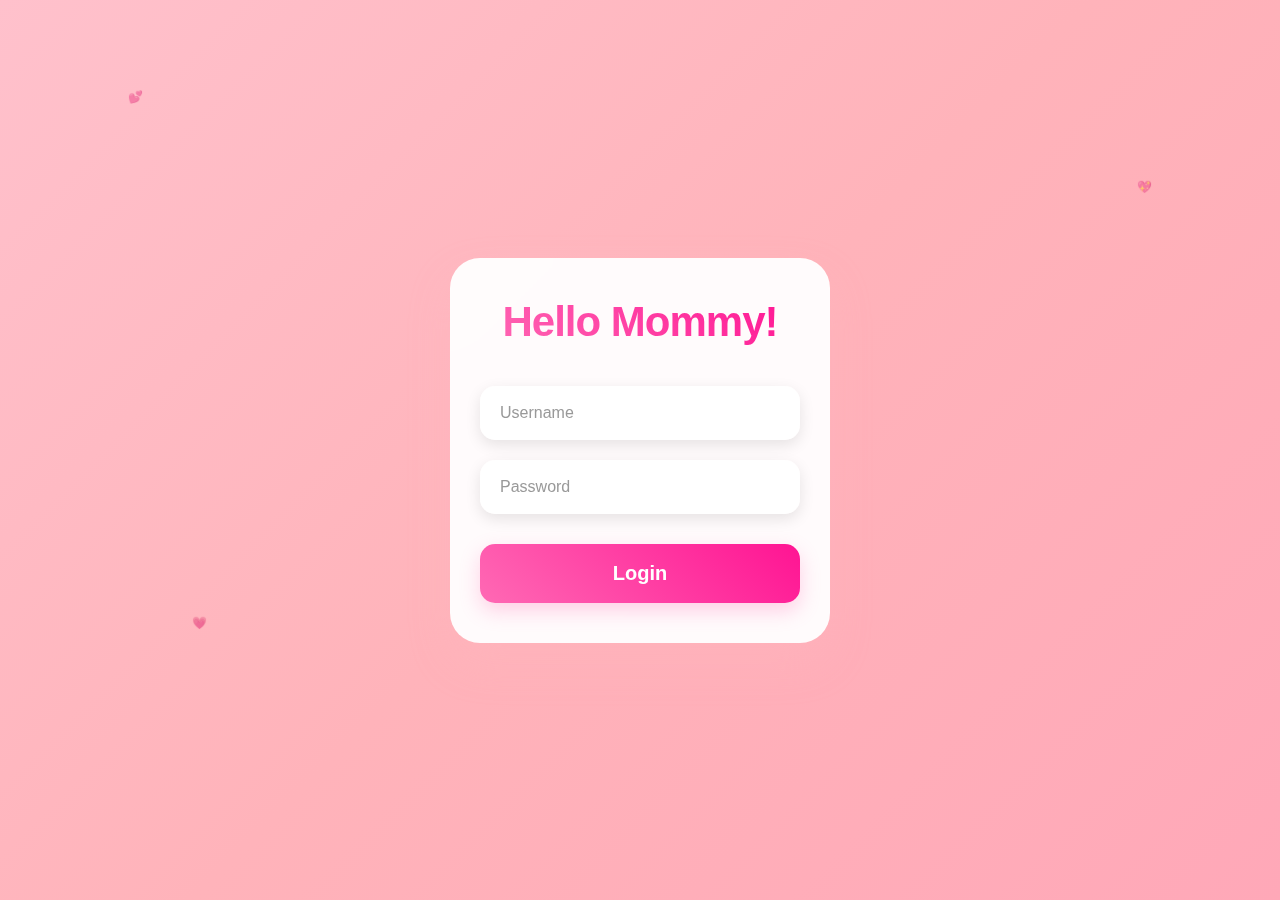
<file: index.html>
<!DOCTYPE html>
<html lang="en">
<head>
  <meta charset="UTF-8">
  <meta name="viewport" content="width=device-width, initial-scale=1.0">
  <title>Welcome Back - Mom-Match</title>
  <link rel="stylesheet" href="loginpage.css">
</head>
<body>
  <div class="heart">💕</div>
  <div class="heart">💖</div>
  <div class="heart">💗</div>
  
  <div class="login-container">
    <div class="">
      <div class="">
        <div class=""></div>
        <div class=""></div>
      </div>
    </div>
    
    <h1 class="welcome-text">Hello Mommy!</h1>
    
    <form>
      <div class="form-group">
        <input type="text" class="form-input" placeholder="Username" required>
      </div>
      
      <div class="form-group">
        <input type="password" class="form-input" placeholder="Password" required>
      </div>
      
      <button type="submit" class="login-btn">Login</button>
    </form>
  </div>

  <script src="script.js"></script>
</body>
</html>
</file>
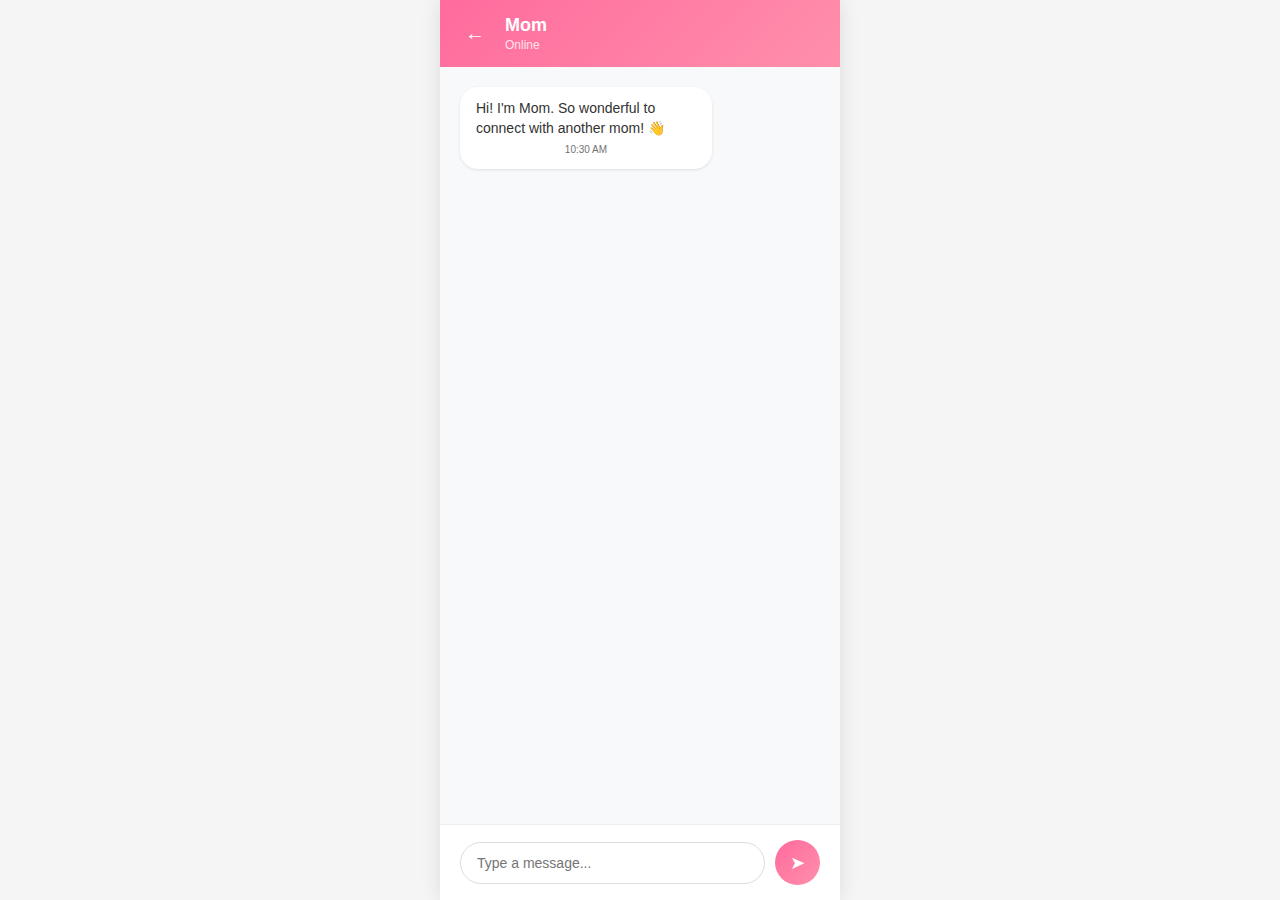
<file: chat.html>
<!DOCTYPE html>
<html lang="en">
<head>
    <meta charset="UTF-8">
    <meta name="viewport" content="width=device-width, initial-scale=1.0">
    <title>Chat - Discover Moms</title>
    <style>
        * {
            margin: 0;
            padding: 0;
            box-sizing: border-box;
        }

        body {
            font-family: 'Arial', sans-serif;
            background-color: #f5f5f5;
            height: 100vh;
            display: flex;
            flex-direction: column;
        }

        .container {
            max-width: 400px;
            margin: 0 auto;
            background-color: white;
            height: 100vh;
            box-shadow: 0 0 20px rgba(0,0,0,0.1);
            display: flex;
            flex-direction: column;
        }

        .chat-header {
            background: linear-gradient(135deg, #ff6b9d, #ff8fab);
            padding: 15px 20px;
            color: white;
            display: flex;
            align-items: center;
            gap: 15px;
        }

        .back-btn {
            background: none;
            border: none;
            color: white;
            font-size: 20px;
            cursor: pointer;
            padding: 5px;
        }

        .chat-user-info {
            flex: 1;
        }

        .chat-user-name {
            font-size: 18px;
            font-weight: 600;
            margin-bottom: 2px;
        }

        .chat-user-status {
            font-size: 12px;
            opacity: 0.8;
        }

        .chat-messages {
            flex: 1;
            padding: 20px;
            overflow-y: auto;
            background: #f8f9fa;
        }

        .message {
            margin-bottom: 15px;
            display: flex;
        }

        .message.received {
            justify-content: flex-start;
        }

        .message.sent {
            justify-content: flex-end;
        }

        .message-bubble {
            max-width: 70%;
            padding: 12px 16px;
            border-radius: 18px;
            font-size: 14px;
            line-height: 1.4;
        }

        .message.received .message-bubble {
            background: white;
            color: #333;
            box-shadow: 0 1px 3px rgba(0,0,0,0.1);
        }

        .message.sent .message-bubble {
            background: linear-gradient(135deg, #ff6b9d, #ff8fab);
            color: white;
        }

        .message-time {
            font-size: 10px;
            opacity: 0.7;
            margin-top: 5px;
            text-align: center;
        }

        .chat-input-area {
            padding: 15px 20px;
            border-top: 1px solid #eee;
            background: white;
            display: flex;
            align-items: center;
            gap: 10px;
        }

        .chat-input {
            flex: 1;
            padding: 12px 16px;
            border: 1px solid #ddd;
            border-radius: 25px;
            outline: none;
            font-size: 14px;
        }

        .chat-input:focus {
            border-color: #ff6b9d;
        }

        .send-btn {
            background: linear-gradient(135deg, #ff6b9d, #ff8fab);
            border: none;
            color: white;
            width: 45px;
            height: 45px;
            border-radius: 50%;
            cursor: pointer;
            display: flex;
            align-items: center;
            justify-content: center;
            font-size: 18px;
        }

        .send-btn:hover {
            transform: scale(1.05);
        }

        .send-btn:disabled {
            opacity: 0.5;
            cursor: not-allowed;
            transform: none;
        }

        .welcome-message {
            text-align: center;
            padding: 20px;
            color: #666;
            font-style: italic;
        }
    </style>
</head>
<body>
    <div class="container">
        <div class="chat-header">
            <button class="back-btn" onclick="goBack()">←</button>
            <div class="chat-user-info">
                <div class="chat-user-name" id="chatUserName">Loading...</div>
                <div class="chat-user-status">Online</div>
            </div>
        </div>

        <div class="chat-messages" id="chatMessages">
            <div class="welcome-message">
                Start your conversation with <span id="welcomeUserName">this mom</span>!
            </div>
        </div>

        <div class="chat-input-area">
            <input type="text" class="chat-input" id="messageInput" placeholder="Type a message..." maxlength="500">
            <button class="send-btn" id="sendBtn" onclick="sendMessage()">➤</button>
        </div>
    </div>

    <script>
        // Get the selected mom's name from localStorage
        const selectedMom = localStorage.getItem('selectedMom') || 'Mom';
        
        // Update the UI with the selected mom's name
        document.getElementById('chatUserName').textContent = selectedMom;
        document.getElementById('welcomeUserName').textContent = selectedMom;

        // Sample messages to demonstrate chat functionality
        const sampleMessages = [
            { type: 'received', text: `Hi! I'm ${selectedMom}. So wonderful to connect with another mom! 👋`, time: '10:30 AM' },
            { type: 'received', text: 'How are you and your little one doing? I\'d love to hear about your motherhood journey so far!', time: '10:31 AM' }
        ];

        let messages = [];

        function goBack() {
            window.location.href = 'home.html';
        }

        function displayMessage(message) {
            const messagesContainer = document.getElementById('chatMessages');
            const messageDiv = document.createElement('div');
            messageDiv.className = `message ${message.type}`;
            
            messageDiv.innerHTML = `
                <div class="message-bubble">
                    ${message.text}
                    <div class="message-time">${message.time}</div>
                </div>
            `;
            
            messagesContainer.appendChild(messageDiv);
            messagesContainer.scrollTop = messagesContainer.scrollHeight;
        }

        function generateAIResponse(userMessage) {
            const message = userMessage.toLowerCase();
            
            // Baby care topics
            if (message.includes('sleep') || message.includes('sleeping') || message.includes('nap')) {
                const sleepResponses = [
                    "Sleep is so important! I found that establishing a bedtime routine really helped. What's your little one's sleep schedule like?",
                    "Sleep deprivation is real! Have you tried swaddling or white noise? Those worked wonders for me.",
                    "I totally get the sleep struggles! How old is your baby? Sleep patterns change so much in the first year.",
                    "Sleep when the baby sleeps - easier said than done, right? What helps your baby fall asleep?"
                ];
                return sleepResponses[Math.floor(Math.random() * sleepResponses.length)];
            }
            
            // Feeding topics
            if (message.includes('feed') || message.includes('milk') || message.includes('bottle') || message.includes('breastfeed')) {
                const feedingResponses = [
                    "Feeding can be challenging! Are you breastfeeding or bottle feeding? I'm happy to share my experience.",
                    "I remember the feeding struggles. Every baby is different - what's working for you so far?",
                    "Feeding schedules took me a while to figure out. How often is your little one eating?",
                    "The feeding journey is unique for everyone. Have you had any challenges or concerns?"
                ];
                return feedingResponses[Math.floor(Math.random() * feedingResponses.length)];
            }
            
            // Crying/fussy baby
            if (message.includes('cry') || message.includes('fussy') || message.includes('upset') || message.includes('colicky')) {
                const cryingResponses = [
                    "Crying babies can be so stressful! Have you tried the 5 S's - swaddling, shushing, swinging, sucking, and side position?",
                    "I feel you on the crying! Sometimes they just need to be held. What seems to calm your baby down?",
                    "Fussy periods are normal but exhausting. Have you noticed any patterns in when your baby gets upset?",
                    "Crying is their only way to communicate. Could it be hunger, tiredness, or maybe gas? What have you tried?"
                ];
                return cryingResponses[Math.floor(Math.random() * cryingResponses.length)];
            }
            
            // Postpartum recovery
            if (message.includes('tired') || message.includes('exhausted') || message.includes('recovery') || message.includes('healing')) {
                const recoveryResponses = [
                    "Recovery is tough! Be gentle with yourself - your body did something amazing. Are you getting any help at home?",
                    "The exhaustion is real! I'm still figuring out how to balance everything. How are you taking care of yourself?",
                    "Postpartum recovery takes time. Don't rush it! What's been the hardest part for you?",
                    "Your body needs time to heal. Are you able to rest when the baby sleeps? Self-care is so important."
                ];
                return recoveryResponses[Math.floor(Math.random() * recoveryResponses.length)];
            }
            
            // Development/milestones
            if (message.includes('milestone') || message.includes('develop') || message.includes('crawl') || message.includes('walk') || message.includes('talk')) {
                const developmentResponses = [
                    "Milestones are exciting! Every baby develops at their own pace. What new things is your little one doing?",
                    "Development is so fascinating to watch! How old is your baby? They all reach milestones differently.",
                    "I love seeing all the new things they learn! Are you tracking milestones or just enjoying the journey?",
                    "Each milestone is special! Don't worry if your baby isn't following the 'typical' timeline - they're unique!"
                ];
                return developmentResponses[Math.floor(Math.random() * developmentResponses.length)];
            }
            
            // Emotions/mental health
            if (message.includes('overwhelmed') || message.includes('anxious') || message.includes('worried') || message.includes('sad') || message.includes('lonely')) {
                const emotionResponses = [
                    "You're not alone in feeling this way. Motherhood is overwhelming! Have you been able to talk to anyone about how you're feeling?",
                    "These feelings are so common but that doesn't make them easier. Are you getting support from family or friends?",
                    "It's okay to not be okay. Being a new mom is incredibly challenging. What's been weighing on you most?",
                    "Your feelings are valid. Have you considered talking to your doctor? Sometimes we need extra support and that's completely normal."
                ];
                return emotionResponses[Math.floor(Math.random() * emotionResponses.length)];
            }
            
            // Questions about the other person
            if (message.includes('how are you') || message.includes('how old') || message.includes('about you') || message.includes('your baby')) {
                const personalResponses = [
                    `I'm doing well, thanks for asking! My little one is keeping me busy. I'm ${Math.floor(Math.random() * 3) + 2} months postpartum now. How about you?`,
                    "I'm hanging in there! Some days are better than others. It's so nice to connect with other moms who understand. How are you adjusting?",
                    "Thanks for asking! I'm learning something new about being a mom every day. What's your experience been like so far?",
                    "I'm good! Tired but good. This whole mom thing is quite the adventure, isn't it? What's been surprising you most?"
                ];
                return personalResponses[Math.floor(Math.random() * personalResponses.length)];
            }
            
            // Greetings
            if (message.includes('hi') || message.includes('hello') || message.includes('hey') || message.includes('good morning') || message.includes('good afternoon')) {
                const greetingResponses = [
                    "Hi there! So nice to meet you! How are you and your little one doing today?",
                    "Hello! I'm so glad we connected. It's wonderful to chat with another mom. How's your day going?",
                    "Hey! Thanks for reaching out. I love being able to share this journey with other moms. What's on your mind?",
                    "Hi! It's great to meet you! How are you adjusting to motherhood?"
                ];
                return greetingResponses[Math.floor(Math.random() * greetingResponses.length)];
            }
            
            // General parenting advice requests
            if (message.includes('advice') || message.includes('help') || message.includes('what should i do') || message.includes('suggestions')) {
                const adviceResponses = [
                    "I'd love to help! What specific situation are you dealing with? Every baby is different, but I'm happy to share what worked for me.",
                    "I'm here for you! What's going on? Sometimes just talking it through with another mom helps so much.",
                    "Of course! What do you need advice about? I've learned so much from other moms sharing their experiences.",
                    "I'm happy to share what I know! What's the situation? Remember, you're doing better than you think!"
                ];
                return adviceResponses[Math.floor(Math.random() * adviceResponses.length)];
            }
            
            // Thank you responses
            if (message.includes('thank you') || message.includes('thanks') || message.includes('appreciate')) {
                const thankResponses = [
                    "You're so welcome! We moms need to support each other. Feel free to ask me anything!",
                    "Anytime! I'm here whenever you need to chat. Being a mom is tough but we've got this!",
                    "Happy to help! Don't hesitate to reach out anytime. How else are you doing?",
                    "Of course! That's what we're here for - to support each other through this journey!"
                ];
                return thankResponses[Math.floor(Math.random() * thankResponses.length)];
            }
            
            // Default responses for topics not covered
            const defaultResponses = [
                "That's interesting! Tell me more about that. I'd love to hear your thoughts.",
                "I can relate to that! What's your experience been like with this?",
                "Thanks for sharing! How are you feeling about everything?",
                "I hear you! Being a mom brings up so many new experiences. What's been on your mind lately?",
                "That sounds challenging. How are you handling it? I'm here to listen!",
                "Every mom's journey is so different! What's working well for you right now?"
            ];
            
            return defaultResponses[Math.floor(Math.random() * defaultResponses.length)];
        }

        function sendMessage() {
            const input = document.getElementById('messageInput');
            const messageText = input.value.trim();
            
            if (messageText) {
                const currentTime = new Date().toLocaleTimeString([], { hour: '2-digit', minute: '2-digit' });
                const message = {
                    type: 'sent',
                    text: messageText,
                    time: currentTime
                };
                
                messages.push(message);
                displayMessage(message);
                input.value = '';
                
                // Generate AI response based on user input
                setTimeout(() => {
                    const aiResponse = generateAIResponse(messageText);
                    const responseTime = new Date().toLocaleTimeString([], { hour: '2-digit', minute: '2-digit' });
                    
                    const responseMessage = {
                        type: 'received',
                        text: aiResponse,
                        time: responseTime
                    };
                    
                    messages.push(responseMessage);
                    displayMessage(responseMessage);
                }, 1000 + Math.random() * 2000);
            }
        }

        // Allow sending messages with Enter key
        document.getElementById('messageInput').addEventListener('keypress', function(e) {
            if (e.key === 'Enter') {
                sendMessage();
            }
        });

        // Load sample messages on page load
        window.addEventListener('load', function() {
            // Clear the welcome message
            document.getElementById('chatMessages').innerHTML = '';
            
            // Display sample messages with delay
            sampleMessages.forEach((message, index) => {
                setTimeout(() => {
                    displayMessage(message);
                }, (index + 1) * 500);
            });
        });

        // Update send button state based on input
        document.getElementById('messageInput').addEventListener('input', function() {
            const sendBtn = document.getElementById('sendBtn');
            sendBtn.disabled = !this.value.trim();
        });
    </script>
</body>
</html>
</file>
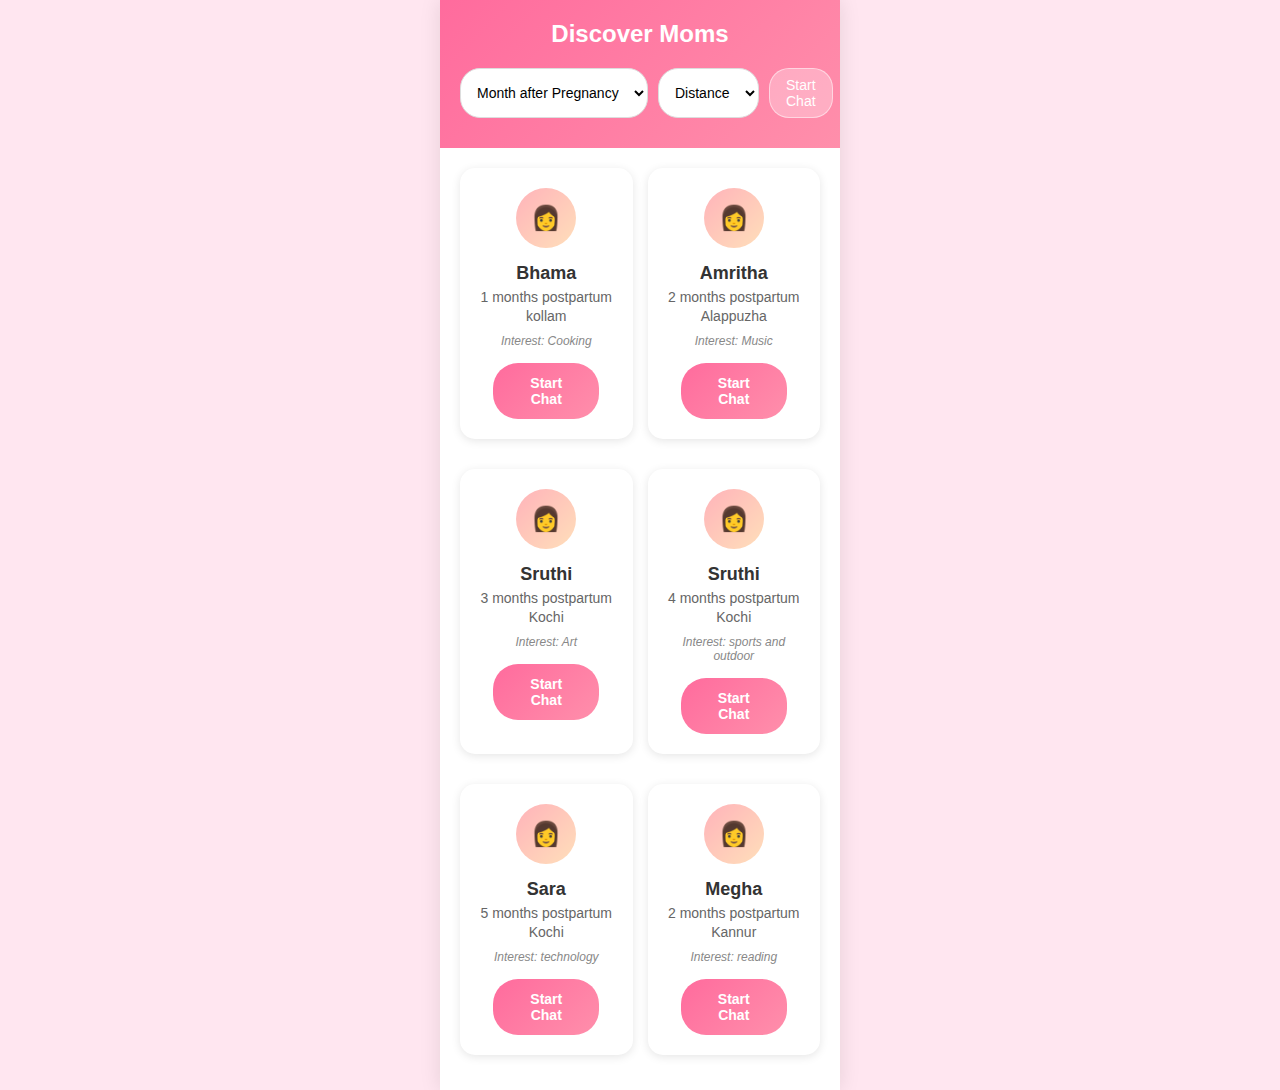
<file: home.html>
<!DOCTYPE html>
<html lang="en">
<head>
    <meta charset="UTF-8">
    <meta name="viewport" content="width=device-width, initial-scale=1.0">
    <title>Discover Moms</title>
    <style>
        * {
            margin: 0;
            padding: 0;
            box-sizing: border-box;
        }

        body {
            font-family: 'Arial', sans-serif;
            background-color: #ffe6f0;;
            min-height: 100vh;
        }

        .container {
            max-width: 400px;
            margin: 0 auto;
            background-color: white;
            min-height: 100vh;
            box-shadow: 0 0 20px rgba(0,0,0,0.1);
        }

        .header {
            background: linear-gradient(135deg, #ff6b9d, #ff8fab);
            padding: 20px;
            text-align: center;
            color: white;
        }

        .header h1 {
            font-size: 24px;
            font-weight: 600;
            margin-bottom: 20px;
        }

        .filters {
            display: flex;
            gap: 10px;
            margin-bottom: 10px;
        }

        .filter-select {
            flex: 1;
            padding: 8px 12px;
            border: 1px solid #ddd;
            border-radius: 20px;
            background: white;
            font-size: 14px;
        }

        .start-chat-btn {
            background: rgba(255, 255, 255, 0.3);
            border: 1px solid rgba(255, 255, 255, 0.5);
            color: white;
            padding: 8px 16px;
            border-radius: 20px;
            font-size: 14px;
            cursor: pointer;
        }

        .content {
            padding: 20px;
        }

        .mom-card {
            background: white;
            border-radius: 15px;
            padding: 20px;
            margin-bottom: 15px;
            box-shadow: 0 2px 10px rgba(0,0,0,0.1);
            text-align: center;
        }

        .mom-avatar {
            width: 60px;
            height: 60px;
            border-radius: 50%;
            background: linear-gradient(135deg, #ffb3ba, #ffdfba);
            margin: 0 auto 15px;
            display: flex;
            align-items: center;
            justify-content: center;
            font-size: 24px;
        }

        .mom-name {
            font-size: 18px;
            font-weight: 600;
            color: #333;
            margin-bottom: 5px;
        }

        .mom-postpartum {
            font-size: 14px;
            color: #666;
            margin-bottom: 3px;
        }

        .mom-location {
            font-size: 14px;
            color: #666;
            margin-bottom: 10px;
        }

        .mom-interest {
            font-size: 12px;
            color: #888;
            font-style: italic;
            margin-bottom: 15px;
        }

        .chat-button {
            background: linear-gradient(135deg, #ff6b9d, #ff8fab);
            color: white;
            border: none;
            padding: 12px 30px;
            border-radius: 25px;
            font-size: 14px;
            font-weight: 600;
            cursor: pointer;
            width: 80%;
            transition: all 0.3s ease;
        }

        .chat-button:hover {
            transform: translateY(-2px);
            box-shadow: 0 4px 15px rgba(255, 107, 157, 0.3);
        }

        .chat-button:active {
            transform: translateY(0);
        }

        .mom-grid {
            display: grid;
            grid-template-columns: 1fr 1fr;
            gap: 15px;
        }

        @media (max-width: 480px) {
            .mom-grid {
                grid-template-columns: 1fr;
            }
        }
    </style>
</head>
<body>
    <div class="container">
        <div class="header">
            <h1>Discover Moms</h1>
            <div class="filters">
                <select class="filter-select">
                    <option>Month after Pregnancy</option>
                    <option>1 month postpartum</option>
                    <option>2 months postpartum</option>
                    <option>3 months postpartum</option>
                    <option>4 months postpartum</option>
                    <option>5 months postpartum</option>
                </select>
                <select class="filter-select">
                    <option>Distance</option>
                    <option>Nearby</option>
                    <option>5 km</option>
                    <option>10 km</option>
                    <option>25 km</option>
                </select>
                <button class="start-chat-btn">Start Chat</button>
            </div>
        </div>

        <div class="content">
            <div class="mom-grid">
                <div class="mom-card">
                    <div class="mom-avatar">👩</div>
                    <div class="mom-name">Bhama</div>
                    <div class="mom-postpartum">1 months postpartum</div>
                    <div class="mom-location">kollam</div>
                    <div class="mom-interest">Interest: Cooking</div>
                    <button class="chat-button" onclick="goToChat('Shama')">Start Chat</button>
                </div>

                <div class="mom-card">
                    <div class="mom-avatar">👩</div>
                    <div class="mom-name">Amritha</div>
                    <div class="mom-postpartum">2 months postpartum</div>
                    <div class="mom-location">Alappuzha</div>
                    <div class="mom-interest">Interest: Music</div>
                    <button class="chat-button" onclick="goToChat('Amritha')">Start Chat</button>
                </div>

                <div class="mom-card">
                    <div class="mom-avatar">👩</div>
                    <div class="mom-name">Sruthi</div>
                    <div class="mom-postpartum">3 months postpartum</div>
                    <div class="mom-location">Kochi</div>
                    <div class="mom-interest">Interest: Art</div>
                    <button class="chat-button" onclick="goToChat('Sruthi')">Start Chat</button>
                </div>

                <div class="mom-card">
                    <div class="mom-avatar">👩</div>
                    <div class="mom-name">Sruthi</div>
                    <div class="mom-postpartum">4 months postpartum</div>
                    <div class="mom-location">Kochi</div>
                    <div class="mom-interest">Interest: sports and outdoor</div>
                    <button class="chat-button" onclick="goToChat('syeha')">Start Chat</button>
                </div>

                <div class="mom-card">
                    <div class="mom-avatar">👩</div>
                    <div class="mom-name">Sara</div>
                    <div class="mom-postpartum">5 months postpartum</div>
                    <div class="mom-location">Kochi</div>
                    <div class="mom-interest">Interest: technology</div>
                    <button class="chat-button" onclick="goToChat('Sara')">Start Chat</button>
                </div>

                <div class="mom-card">
                    <div class="mom-avatar">👩</div>
                    <div class="mom-name">Megha</div>
                    <div class="mom-postpartum">2 months postpartum</div>
                    <div class="mom-location">Kannur</div>
                    <div class="mom-interest">Interest: reading</div>
                    <button class="chat-button" onclick="goToChat('Megha')">Start Chat</button>
                </div>
            </div>
        </div>
    </div>

    <script>
        function goToChat(momName) {
            // Store the selected mom's name in localStorage for the chat page
            localStorage.setItem('selectedMom', momName);
            
            // Redirect to chat.html
            window.location.href = 'chat.html';
        }

        // Add some interactivity to the filter dropdowns
        document.querySelectorAll('.filter-select').forEach(select => {
            select.addEventListener('change', function() {
                console.log('Filter changed:', this.value);
                // Here you could add filtering logic
            });
        });

        // Add click effect to cards
        document.querySelectorAll('.mom-card').forEach(card => {
            card.addEventListener('mouseenter', function() {
                this.style.transform = 'translateY(-5px)';
                this.style.boxShadow = '0 8px 25px rgba(0,0,0,0.15)';
                this.style.transition = 'all 0.3s ease';
            });
            
            card.addEventListener('mouseleave', function() {
                this.style.transform = 'translateY(0)';
                this.style.boxShadow = '0 2px 10px rgba(0,0,0,0.1)';
            });
        });

        // Header start chat button functionality
        document.querySelector('.start-chat-btn').addEventListener('click', function() {
            alert('Select a mom from the list below to start chatting!');
        });
    </script>
</body>

</html>
</file>
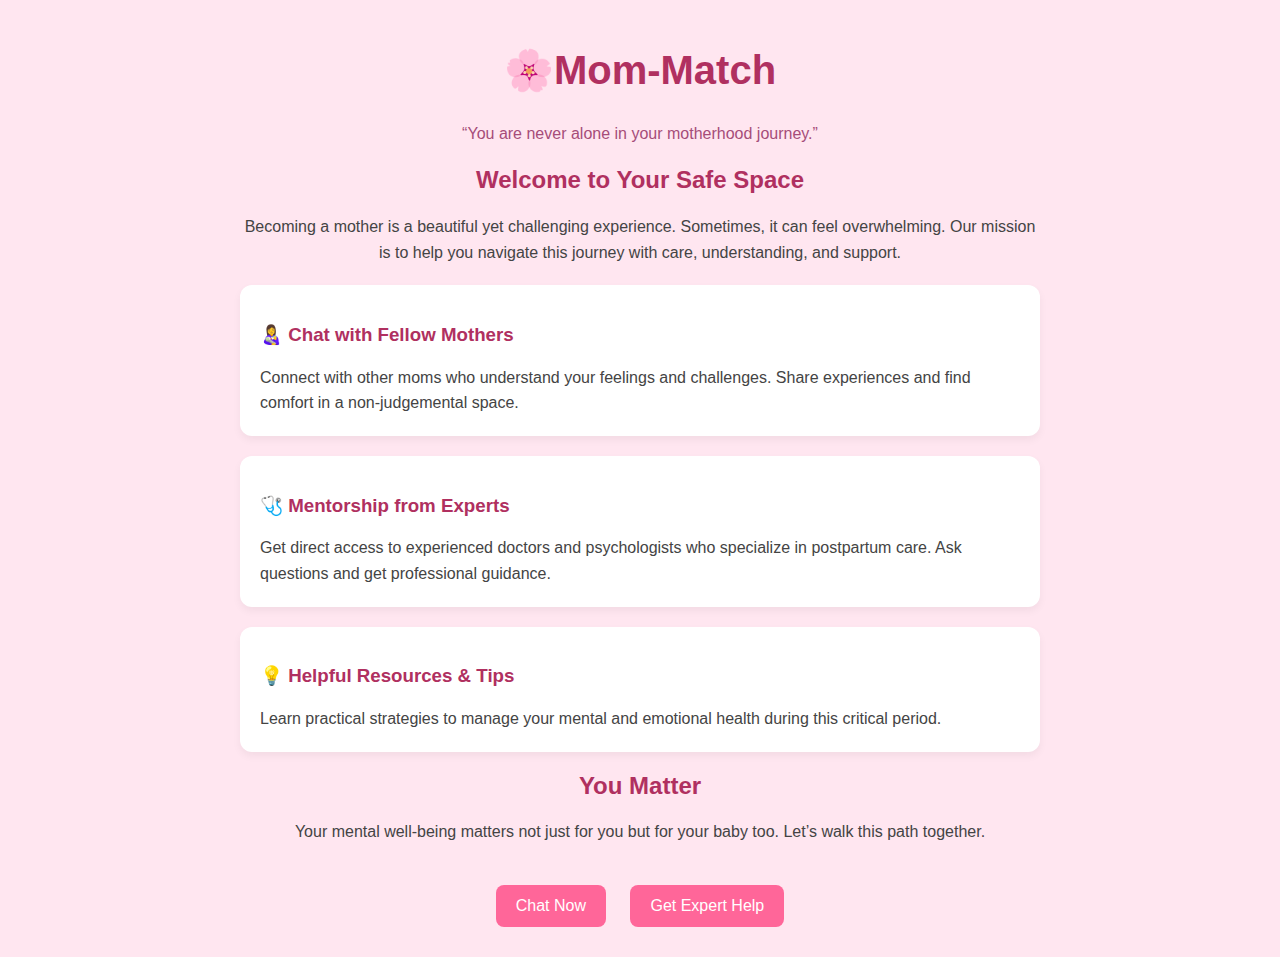
<file: intro.html>
<!DOCTYPE html>
<html lang="en">
<head>
  <meta charset="UTF-8">
  <meta name="viewport" content="width=device-width, initial-scale=1.0">
  <title>Mom-Match</title>
  <style>
    body {
      font-family: Arial, sans-serif;
      background-color: #ffe6f0;
      margin: 0;
      padding: 0;
      color: #444;
      text-align: center;
    }

    .container {
      max-width: 800px;
      margin: 0 auto;
      padding: 20px;
    }

    h1 {
      color: #b03060;
      font-size: 40px;
    }

    .subtitle {
      font-style: normal;
      color: #a64d79;
      margin-bottom: 20px;
    }

    h2 {
      color: #b03060;
      margin-top: 20px;
    }

    p {
      line-height: 1.6;
    }

    .card {
      background: #fff;
      border-radius: 12px;
      padding: 20px;
      margin: 20px 0;
      text-align: left;
      box-shadow: 0 4px 8px rgba(0,0,0,0.05);
    }

    .card h3 {
      color: #b03060;
    }

    .card p {
      margin: 10px 0 0;
    }

    .icon {
      font-size: 22px;
      margin-right: 10px;
    }

    .buttons {
      margin-top: 30px;
    }

    .btn {
      background-color: #ff6699;
      color: #fff;
      padding: 12px 20px;
      margin: 10px;
      border: none;
      border-radius: 8px;
      cursor: pointer;
      font-size: 16px;
      transition: 0.3s;
    }

    .btn:hover {
      background-color: #e05588;
    }
  </style>
</head>
<body>
  <div class="container">
    <h1>🌸Mom-Match</h1>
    <p class="subtitle">“You are never alone in your motherhood journey.”</p>

    <h2>Welcome to Your Safe Space</h2>
    <p>
      Becoming a mother is a beautiful yet challenging experience. Sometimes, it can feel overwhelming. 
      Our mission is to help you navigate this journey with care, understanding, and support.
    </p>

    <div class="card">
      <h3>👩‍🍼 Chat with Fellow Mothers</h3>
      <p>Connect with other moms who understand your feelings and challenges. Share experiences and find comfort in a non-judgemental space.</p>
    </div>

    <div class="card">
      <h3>🩺 Mentorship from Experts</h3>
      <p>Get direct access to experienced doctors and psychologists who specialize in postpartum care. Ask questions and get professional guidance.</p>
    </div>

    <div class="card">
      <h3>💡 Helpful Resources & Tips</h3>
      <p>Learn practical strategies to manage your mental and emotional health during this critical period.</p>
    </div>

    <h2>You Matter</h2>
    <p>Your mental well-being matters not just for you but for your baby too. Let’s walk this path together.</p>

    <div class="buttons">
      <button class="btn" onclick="window.location.href='home.html'">Chat Now</button>
      <!-- ✅ Changed this line -->
      <button class="btn" onclick="window.location.href='cons.html'">Get Expert Help</button>
    </div>
  </div>
</body>
</html>
</file>
<file: loginpage.css>
* {
  margin: 0;
  padding: 0;
  box-sizing: border-box;
}

body {
  font-family: 'Arial', sans-serif;
  background: linear-gradient(135deg, #ffc1cc 0%, #ffb3ba 50%, #ffa8b8 100%);
  min-height: 100vh;
  display: flex;
  align-items: center;
  justify-content: center;
  padding: 20px;
}

.login-container {
  background: rgba(255, 255, 255, 0.95);
  border-radius: 30px;
  padding: 40px 30px;
  width: 100%;
  max-width: 380px;
  text-align: center;
  box-shadow: 0 20px 40px rgba(255, 182, 193, 0.3);
  backdrop-filter: blur(10px);
}

.illustration {
  width: 160px;
  height: 160px;
  margin: 0 auto 30px;
  background: #fff;
  border-radius: 50%;
  display: flex;
  align-items: center;
  justify-content: center;
  box-shadow: 0 10px 30px rgba(255, 182, 193, 0.2);
  position: relative;
  overflow: hidden;
}

.mother-baby {
  width: 120px;
  height: 120px;
  position: relative;
}

.mother {
  position: absolute;
  width: 80px;
  height: 100px;
  background: #f4c2a1;
  border-radius: 50px 50px 30px 30px;
  top: 10px;
  left: 20px;
}
.mother::before {
  content: '';
  position: absolute;
  width: 60px;
  height: 40px;
  background: #8B4513;
  border-radius: 30px 30px 50px 50px;
  top: -15px;
  left: 10px;
}
.mother::after {
  content: '';
  position: absolute;
  width: 8px;
  height: 4px;
  background: #333;
  border-radius: 50%;
  top: 15px;
  left: 18px;
  box-shadow: 20px 0 #333;
}

.baby {
  position: absolute;
  width: 40px;
  height: 50px;
  background: #f4c2a1;
  border-radius: 20px;
  top: 35px;
  left: 5px;
}
.baby::before {
  content: '';
  position: absolute;
  width: 30px;
  height: 20px;
  background: #d2691e;
  border-radius: 15px;
  top: -8px;
  left: 5px;
}

.blanket {
  position: absolute;
  width: 70px;
  height: 40px;
  background: #fff;
  border-radius: 35px;
  bottom: 20px;
  left: 25px;
  opacity: 0.9;
}

.welcome-text {
  font-size: 42px;
  font-weight: bold;
  background: linear-gradient(45deg, #ff69b4, #ff1493);
  -webkit-background-clip: text;
  -webkit-text-fill-color: transparent;
  background-clip: text;
  margin-bottom: 40px;
  letter-spacing: -1px;
}

.form-group {
  margin-bottom: 20px;
  text-align: left;
}

.form-input {
  width: 100%;
  padding: 18px 20px;
  border: none;
  border-radius: 15px;
  background: rgba(255, 255, 255, 0.8);
  font-size: 16px;
  color: #666;
  outline: none;
  transition: all 0.3s ease;
  box-shadow: 0 5px 15px rgba(0, 0, 0, 0.1);
}
.form-input:focus {
  background: #fff;
  box-shadow: 0 8px 25px rgba(255, 105, 180, 0.2);
  transform: translateY(-2px);
}
.form-input::placeholder {
  color: #999;
}

.login-btn {
  width: 100%;
  padding: 18px;
  background: linear-gradient(45deg, #ff69b4, #ff1493);
  border: none;
  border-radius: 15px;
  color: white;
  font-size: 20px;
  font-weight: bold;
  cursor: pointer;
  transition: all 0.3s ease;
  margin-top: 10px;
  box-shadow: 0 8px 20px rgba(255, 105, 180, 0.3);
}
.login-btn:hover {
  transform: translateY(-3px);
  box-shadow: 0 12px 30px rgba(255, 105, 180, 0.4);
}
.login-btn:active {
  transform: translateY(-1px);
}

/* Floating hearts animation */
.heart {
  position: absolute;
  color: rgba(255, 182, 193, 0.6);
  font-size: 12px;
  animation: float 6s ease-in-out infinite;
}
.heart:nth-child(1) {
  top: 10%;
  left: 10%;
  animation-delay: 0s;
}
.heart:nth-child(2) {
  top: 20%;
  right: 10%;
  animation-delay: 2s;
}
.heart:nth-child(3) {
  bottom: 30%;
  left: 15%;
  animation-delay: 4s;
}

@keyframes float {
  0%, 100% {
    transform: translateY(0px) rotate(0deg);
    opacity: 0.6;
  }
  50% {
    transform: translateY(-20px) rotate(180deg);
    opacity: 0.9;
  }
}

/* Ripple effect */
.ripple {
  position: absolute;
  border-radius: 50%;
  background: rgba(255, 255, 255, 0.6);
  transform: scale(0);
  animation: ripple 0.6s linear;
  pointer-events: none;
}
@keyframes ripple {
  to {
    transform: scale(4);
    opacity: 0;
  }
}

/* Responsive design */
@media (max-width: 480px) {
  .login-container {
    padding: 30px 25px;
    margin: 10px;
  }
  .welcome-text {
    font-size: 36px;
  }
  .illustration {
    width: 140px;
    height: 140px;
  }
}
</file>
